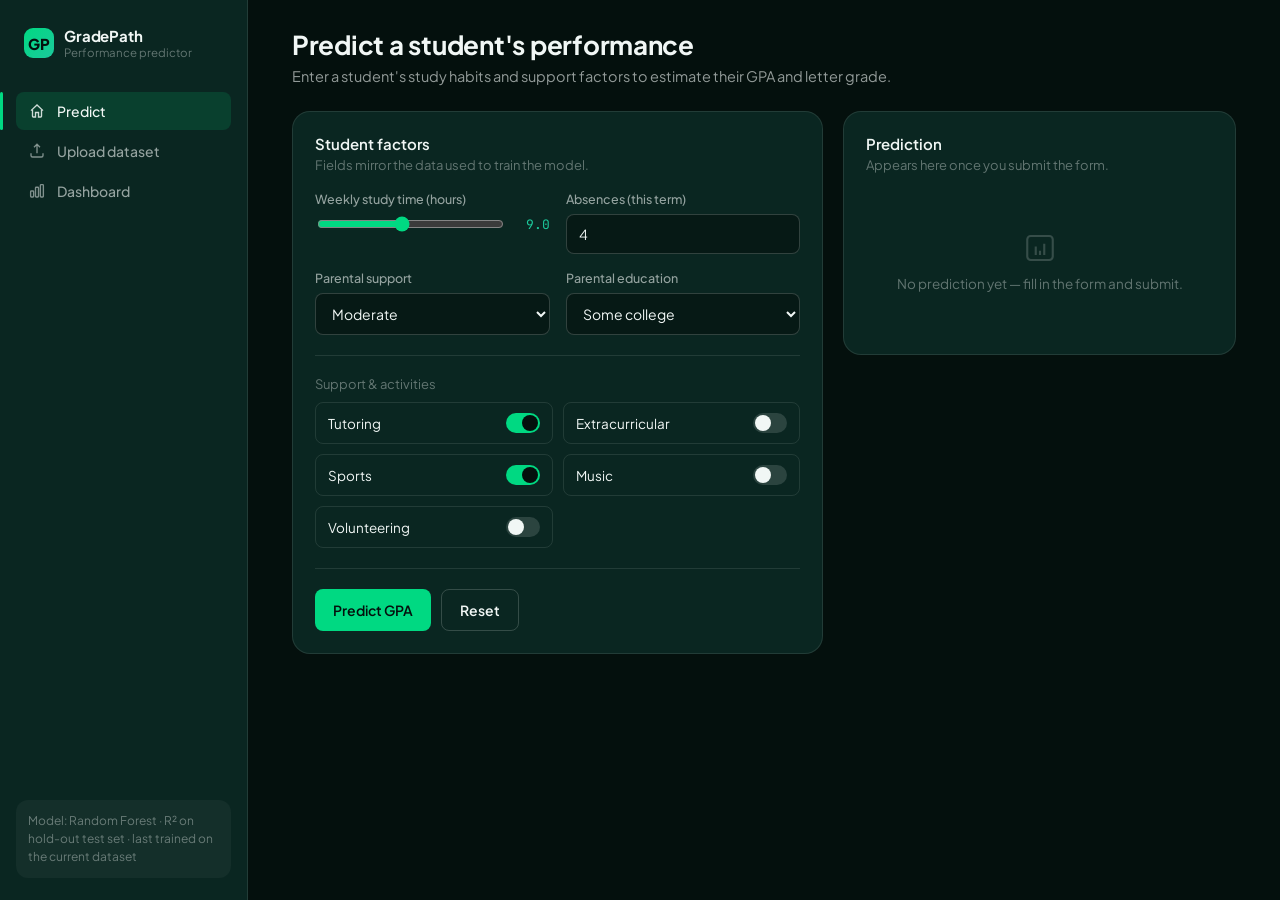
<file: design/gradepath-mockup.html>
<!DOCTYPE html>
<html lang="en">
<head>
<meta charset="UTF-8">
<meta name="viewport" content="width=device-width, initial-scale=1, viewport-fit=cover">
<title>GradePath — Student Performance Prediction</title>
<link rel="preconnect" href="https://fonts.googleapis.com">
<link rel="preconnect" href="https://fonts.gstatic.com" crossorigin>
<link href="https://fonts.googleapis.com/css2?family=Plus+Jakarta+Sans:wght@400;500;600;700;800&family=JetBrains+Mono:wght@400;500&display=swap" rel="stylesheet">
<style>
  :root {
    /* ---- Brand tokens (adjust to exact hex from your kit) ---- */
    --rich-black: #04100D;
    --dark-green: #0A2621;
    --bangladesh-green: #0C3D31;
    --mountain-meadow: #1CC99C;
    --caribbean-green: #00D982;
    --anti-flash-white: #F1F7F5;
    --pine: #0E362E;
    --forest: #0F4A3C;
    --frog: #3D8361;
    --mint: #6FCF97;
    --stone: #7C9089;
    --pistachio: #A9C9A6;

    --bg: var(--rich-black);
    --surface: var(--dark-green);
    --surface-raised: var(--bangladesh-green);
    --border: rgba(241, 247, 245, 0.10);
    --border-strong: rgba(241, 247, 245, 0.18);
    --text: var(--anti-flash-white);
    --text-muted: rgba(241, 247, 245, 0.60);
    --text-faint: rgba(241, 247, 245, 0.38);
    --accent: var(--caribbean-green);
    --accent-soft: rgba(0, 217, 130, 0.14);
    --accent-2: var(--mountain-meadow);

    --font-display: "Plus Jakarta Sans", system-ui, sans-serif;
    --font-mono: "JetBrains Mono", ui-monospace, monospace;

    --radius-sm: 8px;
    --radius-md: 12px;
    --radius-lg: 18px;

    color-scheme: dark;
    padding-top: env(safe-area-inset-top, 0px);
    padding-bottom: env(safe-area-inset-bottom, 0px);
    box-sizing: border-box;
  }

  *, *::before, *::after { box-sizing: inherit; }

  html { scroll-padding-top: env(safe-area-inset-top, 0px); }

  body {
    margin: 0;
    background: var(--bg);
    color: var(--text);
    font-family: var(--font-display);
    -webkit-font-smoothing: antialiased;
    min-height: 100svh;
  }

  a { color: inherit; }

  /* ---------- App shell ---------- */
  .shell {
    display: grid;
    grid-template-columns: 248px 1fr;
    min-height: 100svh;
  }

  @media (max-width: 860px) {
    .shell { grid-template-columns: 1fr; }
    .sidebar { position: sticky; top: 0; z-index: 20; }
  }

  /* ---------- Sidebar ---------- */
  .sidebar {
    background: var(--surface);
    border-right: 1px solid var(--border);
    padding: 22px 16px;
    display: flex;
    flex-direction: column;
    gap: 28px;
  }

  @media (max-width: 860px) {
    .sidebar {
      border-right: none;
      border-bottom: 1px solid var(--border);
      padding: 14px 16px;
    }
    .sidebar-nav { flex-direction: row; overflow-x: auto; }
    .sidebar-brand { display: none; }
    .sidebar-foot { display: none; }
  }

  .sidebar-brand {
    display: flex;
    align-items: center;
    gap: 10px;
    padding: 4px 8px;
  }

  .brand-mark {
    width: 30px; height: 30px;
    border-radius: 9px;
    background: linear-gradient(135deg, var(--caribbean-green), var(--mountain-meadow));
    display: grid;
    place-items: center;
    color: var(--rich-black);
    font-weight: 800;
    font-size: 15px;
    flex: none;
  }

  .brand-name {
    font-weight: 700;
    font-size: 15px;
    letter-spacing: -0.01em;
  }
  .brand-sub {
    font-size: 11.5px;
    color: var(--text-faint);
  }

  nav.sidebar-nav {
    display: flex;
    flex-direction: column;
    gap: 2px;
    position: relative;
  }

  .nav-item {
    display: flex;
    align-items: center;
    gap: 11px;
    padding: 10px 12px;
    border-radius: var(--radius-sm);
    font-size: 14px;
    font-weight: 500;
    color: var(--text-muted);
    text-decoration: none;
    cursor: pointer;
    border: none;
    background: transparent;
    text-align: left;
    width: 100%;
    position: relative;
    font-family: inherit;
  }

  .nav-item svg { width: 18px; height: 18px; flex: none; opacity: 0.85; }

  .nav-item[aria-current="page"] {
    color: var(--text);
    background: var(--accent-soft);
    anchor-name: --active-nav;
  }

  .nav-item:not([aria-current="page"]):hover {
    background: rgba(241, 247, 245, 0.05);
    color: var(--text);
  }

  /* animated indicator tethered to the active nav item */
  .sidebar-nav::before {
    content: "";
    position: absolute;
    background: var(--accent);
    border-radius: 3px;
    inline-size: 3px;
    position-anchor: --active-nav;
    inset-block-start: anchor(top);
    inset-block-end: anchor(bottom);
    inset-inline-start: -16px;
    @media (prefers-reduced-motion: no-preference) {
      transition: inset .25s ease;
    }
  }
  @supports not (position-anchor: auto) {
    .sidebar-nav::before { display: none; }
    .nav-item[aria-current="page"] { border-left: 3px solid var(--accent); padding-left: 9px; }
  }

  @media (max-width: 860px) {
    .sidebar-nav::before { display: none; }
    .nav-item[aria-current="page"] { border-bottom: 2px solid var(--accent); border-radius: 8px 8px 0 0; }
  }

  .sidebar-foot {
    margin-top: auto;
    padding: 12px;
    border-radius: var(--radius-md);
    background: rgba(241, 247, 245, 0.04);
    font-size: 12px;
    color: var(--text-faint);
    line-height: 1.5;
  }

  /* ---------- Main ---------- */
  main {
    padding: 28px clamp(18px, 4vw, 44px) 60px;
    max-width: 1180px;
    width: 100%;
  }

  .page { display: none; }
  .page.active { display: block; }

  .page-head {
    margin-bottom: 26px;
  }
  .page-head h1 {
    font-size: 26px;
    font-weight: 700;
    letter-spacing: -0.01em;
    margin: 0 0 6px;
  }
  .page-head p {
    margin: 0;
    color: var(--text-muted);
    font-size: 14.5px;
    max-width: 60ch;
  }

  /* ---------- Cards / surfaces ---------- */
  .panel {
    background: var(--surface);
    border: 1px solid var(--border);
    border-radius: var(--radius-lg);
    padding: 22px;
  }

  .panel-title {
    font-size: 15px;
    font-weight: 600;
    margin: 0 0 4px;
  }
  .panel-sub {
    font-size: 13px;
    color: var(--text-faint);
    margin: 0 0 18px;
  }

  /* ---------- Home page: form + result ---------- */
  .home-grid {
    display: grid;
    grid-template-columns: 1.15fr 0.85fr;
    gap: 20px;
    align-items: start;
  }
  @media (max-width: 900px) { .home-grid { grid-template-columns: 1fr; } }

  .field-grid {
    display: grid;
    grid-template-columns: 1fr 1fr;
    gap: 16px;
  }
  @media (max-width: 560px) { .field-grid { grid-template-columns: 1fr; } }

  .field { display: flex; flex-direction: column; gap: 7px; }
  .field label {
    font-size: 12.5px;
    color: var(--text-muted);
    font-weight: 500;
  }

  .field input[type="number"],
  .field select {
    background: rgba(4, 16, 13, 0.55);
    border: 1px solid var(--border-strong);
    border-radius: var(--radius-sm);
    color: var(--text);
    padding: 10px 12px;
    font-size: 14px;
    font-family: inherit;
    outline: none;
  }
  .field input:focus-visible,
  .field select:focus-visible,
  .toggle input:focus-visible + .toggle-track {
    outline: 2px solid var(--accent);
    outline-offset: 2px;
  }

  .field-range-row { display: flex; align-items: center; gap: 10px; }
  .field-range-row input[type="range"] {
    flex: 1;
    accent-color: var(--accent);
  }
  .field-range-value {
    font-family: var(--font-mono);
    font-size: 13px;
    color: var(--accent-2);
    min-width: 34px;
    text-align: right;
  }

  .toggle-grid {
    display: grid;
    grid-template-columns: repeat(2, 1fr);
    gap: 10px;
    margin-top: 4px;
  }
  @media (max-width: 560px) { .toggle-grid { grid-template-columns: 1fr; } }

  .toggle {
    display: flex;
    align-items: center;
    justify-content: space-between;
    gap: 10px;
    padding: 10px 12px;
    border: 1px solid var(--border);
    border-radius: var(--radius-sm);
    font-size: 13.5px;
  }
  .toggle input { position: absolute; opacity: 0; width: 1px; height: 1px; }
  .toggle-track {
    width: 34px; height: 20px;
    border-radius: 99px;
    background: rgba(241,247,245,0.14);
    position: relative;
    flex: none;
    transition: background .15s;
  }
  .toggle-track::after {
    content: "";
    position: absolute;
    top: 2px; left: 2px;
    width: 16px; height: 16px;
    border-radius: 50%;
    background: var(--text);
    transition: transform .15s;
  }
  .toggle input:checked + .toggle-track { background: var(--accent); }
  .toggle input:checked + .toggle-track::after { transform: translateX(14px); background: var(--rich-black); }

  .divider { height: 1px; background: var(--border); margin: 20px 0; border: none; }

  .btn {
    appearance: none;
    border: none;
    border-radius: var(--radius-sm);
    padding: 11px 18px;
    font-family: inherit;
    font-size: 14px;
    font-weight: 600;
    cursor: pointer;
  }
  .btn-primary {
    background: var(--accent);
    color: var(--rich-black);
  }
  .btn-primary:hover { background: var(--accent-2); }
  .btn-ghost {
    background: transparent;
    border: 1px solid var(--border-strong);
    color: var(--text);
  }
  .btn-ghost:hover { border-color: var(--accent); color: var(--accent); }

  /* ---------- Result panel ---------- */
  .result-empty {
    display: flex;
    flex-direction: column;
    align-items: center;
    text-align: center;
    gap: 10px;
    padding: 40px 18px;
    color: var(--text-faint);
    font-size: 13.5px;
  }
  .result-empty svg { width: 34px; height: 34px; opacity: .5; }

  .result-live { display: flex; flex-direction: column; gap: 18px; }

  .gpa-hero {
    display: flex;
    align-items: baseline;
    justify-content: space-between;
    padding: 18px;
    border-radius: var(--radius-md);
    background: linear-gradient(160deg, var(--accent-soft), transparent);
    border: 1px solid var(--border);
  }
  .gpa-value { font-size: 40px; font-weight: 800; letter-spacing: -0.02em; }
  .gpa-label { font-size: 12px; color: var(--text-muted); }

  .grade-badge {
    display: inline-flex;
    align-items: center;
    justify-content: center;
    width: 46px; height: 46px;
    border-radius: 12px;
    background: var(--accent);
    color: var(--rich-black);
    font-weight: 800;
    font-size: 20px;
  }

  .meter { height: 6px; border-radius: 99px; background: rgba(241,247,245,0.10); overflow: hidden; }
  .meter > span { display: block; height: 100%; background: var(--accent); border-radius: 99px; }

  .factor-row {
    display: flex;
    justify-content: space-between;
    align-items: center;
    font-size: 12.5px;
    color: var(--text-muted);
    padding: 7px 0;
    border-bottom: 1px solid var(--border);
  }
  .factor-row:last-child { border-bottom: none; }
  .factor-row strong { color: var(--text); font-weight: 600; }

  /* ---------- Upload page ---------- */
  .dropzone {
    border: 1.5px dashed var(--border-strong);
    border-radius: var(--radius-lg);
    padding: 46px 24px;
    display: flex;
    flex-direction: column;
    align-items: center;
    text-align: center;
    gap: 10px;
    color: var(--text-muted);
    background: rgba(241,247,245,0.02);
  }
  .dropzone svg { width: 36px; height: 36px; color: var(--accent-2); }
  .dropzone strong { color: var(--text); font-size: 15px; }
  .dropzone small { font-size: 12.5px; color: var(--text-faint); }

  .type-pill {
    display: inline-flex;
    align-items: center;
    gap: 6px;
    padding: 5px 11px;
    border-radius: 99px;
    font-size: 12px;
    font-weight: 600;
    background: var(--accent-soft);
    color: var(--accent);
    width: fit-content;
  }

  .file-row {
    display: flex;
    align-items: center;
    justify-content: space-between;
    padding: 12px 14px;
    border: 1px solid var(--border);
    border-radius: var(--radius-sm);
    font-size: 13.5px;
  }
  .file-row .file-name { display: flex; align-items: center; gap: 10px; font-weight: 500; }
  .file-row .file-meta { color: var(--text-faint); font-family: var(--font-mono); font-size: 12px; }

  .report-grid {
    display: grid;
    grid-template-columns: repeat(4, 1fr);
    gap: 12px;
  }
  @media (max-width: 700px) { .report-grid { grid-template-columns: 1fr 1fr; } }

  .stat-card {
    padding: 14px;
    border-radius: var(--radius-md);
    border: 1px solid var(--border);
    background: rgba(241,247,245,0.02);
  }
  .stat-card .stat-value { font-size: 22px; font-weight: 700; }
  .stat-card .stat-label { font-size: 11.5px; color: var(--text-faint); margin-top: 3px; }

  /* ---------- Dashboard / tabs ---------- */
  .tabbar {
    display: flex;
    gap: 4px;
    border-bottom: 1px solid var(--border);
    margin-bottom: 22px;
    position: relative;
  }
  .tab-btn {
    appearance: none;
    background: transparent;
    border: none;
    color: var(--text-muted);
    font-family: inherit;
    font-size: 13.5px;
    font-weight: 500;
    padding: 10px 4px;
    margin-right: 22px;
    cursor: pointer;
    position: relative;
  }
  .tab-btn[aria-selected="true"] {
    color: var(--text);
    anchor-name: --active-tab;
  }
  .tabbar::after {
    content: "";
    position: absolute;
    height: 2px;
    background: var(--accent);
    border-radius: 2px;
    position-anchor: --active-tab;
    inset-inline-start: anchor(left);
    inset-inline-end: anchor(right);
    inset-block-end: -1px;
    @media (prefers-reduced-motion: no-preference) {
      transition: inset .2s ease;
    }
  }
  @supports not (position-anchor: auto) {
    .tabbar::after { display: none; }
    .tab-btn[aria-selected="true"] { border-bottom: 2px solid var(--accent); }
  }

  .tab-panel { display: none; }
  .tab-panel.active { display: block; }

  .dash-grid {
    display: grid;
    grid-template-columns: 1.3fr 1fr;
    gap: 18px;
  }
  @media (max-width: 900px) { .dash-grid { grid-template-columns: 1fr; } }

  .kpi-row {
    display: grid;
    grid-template-columns: repeat(4, 1fr);
    gap: 14px;
    margin-bottom: 18px;
  }
  @media (max-width: 700px) { .kpi-row { grid-template-columns: 1fr 1fr; } }

  .kpi-card {
    padding: 16px;
    border-radius: var(--radius-md);
    border: 1px solid var(--border);
    background: var(--surface);
  }
  .kpi-card .kpi-value { font-size: 24px; font-weight: 700; }
  .kpi-card .kpi-label { font-size: 12px; color: var(--text-faint); margin-top: 2px; }
  .kpi-trend { font-size: 11.5px; color: var(--mint); margin-top: 6px; }

  .bar-row { display: flex; align-items: center; gap: 10px; font-size: 12.5px; padding: 6px 0; }
  .bar-row .bar-label { width: 118px; color: var(--text-muted); flex: none; }
  .bar-track { flex: 1; height: 9px; border-radius: 99px; background: rgba(241,247,245,0.08); overflow: hidden; }
  .bar-track > span { display: block; height: 100%; border-radius: 99px; background: var(--accent-2); }
  .bar-row .bar-value { width: 40px; text-align: right; font-family: var(--font-mono); color: var(--text-faint); flex: none; }

  .legend { display: flex; gap: 14px; flex-wrap: wrap; font-size: 12px; color: var(--text-muted); margin-top: 10px; }
  .legend span { display: inline-flex; align-items: center; gap: 6px; }
  .legend i { width: 9px; height: 9px; border-radius: 3px; display: inline-block; }

  table.pred-table { width: 100%; border-collapse: collapse; font-size: 13px; }
  table.pred-table th {
    text-align: left;
    font-weight: 500;
    color: var(--text-faint);
    font-size: 11.5px;
    padding: 8px 10px;
    border-bottom: 1px solid var(--border);
  }
  table.pred-table td {
    padding: 9px 10px;
    border-bottom: 1px solid var(--border);
    color: var(--text-muted);
  }
  table.pred-table td.strong { color: var(--text); font-weight: 600; }
  .grade-chip {
    display: inline-flex;
    align-items: center;
    justify-content: center;
    width: 22px; height: 22px;
    border-radius: 6px;
    font-size: 11.5px;
    font-weight: 700;
    color: var(--rich-black);
  }

  .confusion-grid {
    display: grid;
    grid-template-columns: repeat(5, 1fr);
    gap: 3px;
    margin-top: 6px;
  }
  .confusion-cell {
    aspect-ratio: 1;
    border-radius: 6px;
    display: grid;
    place-items: center;
    font-family: var(--font-mono);
    font-size: 11.5px;
    color: var(--rich-black);
    font-weight: 600;
  }
</style>
</head>
<body>
<div class="shell">
  <aside class="sidebar">
    <div class="sidebar-brand">
      <div class="brand-mark">GP</div>
      <div>
        <div class="brand-name">GradePath</div>
        <div class="brand-sub">Performance predictor</div>
      </div>
    </div>

    <nav class="sidebar-nav" aria-label="Primary">
      <button class="nav-item" data-page="home" aria-current="page">
        <svg viewBox="0 0 24 24" fill="none" stroke="currentColor" stroke-width="1.8"><path d="M4 11.5 12 4l8 7.5"/><path d="M6 10v9a1 1 0 0 0 1 1h3v-6h4v6h3a1 1 0 0 0 1-1v-9"/></svg>
        Predict
      </button>
      <button class="nav-item" data-page="upload">
        <svg viewBox="0 0 24 24" fill="none" stroke="currentColor" stroke-width="1.8"><path d="M12 4v11"/><path d="m8 7 4-4 4 4"/><path d="M4 15v3a2 2 0 0 0 2 2h12a2 2 0 0 0 2-2v-3"/></svg>
        Upload dataset
      </button>
      <button class="nav-item" data-page="dashboard">
        <svg viewBox="0 0 24 24" fill="none" stroke="currentColor" stroke-width="1.8"><rect x="3.5" y="12" width="4" height="8" rx="1"/><rect x="10" y="7" width="4" height="13" rx="1"/><rect x="16.5" y="3.5" width="4" height="16.5" rx="1"/></svg>
        Dashboard
      </button>
    </nav>

    <div class="sidebar-foot">
      Model: Random Forest &middot; R&sup2; on hold-out test set &middot; last trained on the current dataset
    </div>
  </aside>

  <main>

    <!-- ============ HOME ============ -->
    <section class="page active" id="page-home">
      <div class="page-head">
        <h1>Predict a student's performance</h1>
        <p>Enter a student's study habits and support factors to estimate their GPA and letter grade.</p>
      </div>

      <div class="home-grid">
        <form class="panel" id="predict-form">
          <div class="panel-title">Student factors</div>
          <div class="panel-sub">Fields mirror the data used to train the model.</div>

          <div class="field-grid">
            <div class="field">
              <label for="f-study">Weekly study time (hours)</label>
              <div class="field-range-row">
                <input type="range" id="f-study" min="0" max="20" step="0.5" value="9">
                <span class="field-range-value" id="f-study-val">9.0</span>
              </div>
            </div>
            <div class="field">
              <label for="f-absences">Absences (this term)</label>
              <input type="number" id="f-absences" min="0" max="29" value="4">
            </div>
            <div class="field">
              <label for="f-support">Parental support</label>
              <select id="f-support">
                <option>None</option><option>Low</option><option selected>Moderate</option><option>High</option><option>Very high</option>
              </select>
            </div>
            <div class="field">
              <label for="f-education">Parental education</label>
              <select id="f-education">
                <option>None</option><option>High school</option><option selected>Some college</option><option>Bachelor's</option><option>Higher</option>
              </select>
            </div>
          </div>

          <hr class="divider">

          <div class="panel-sub" style="margin-bottom:10px;">Support &amp; activities</div>
          <div class="toggle-grid">
            <label class="toggle">Tutoring <input type="checkbox" checked><span class="toggle-track"></span></label>
            <label class="toggle">Extracurricular <input type="checkbox"><span class="toggle-track"></span></label>
            <label class="toggle">Sports <input type="checkbox" checked><span class="toggle-track"></span></label>
            <label class="toggle">Music <input type="checkbox"><span class="toggle-track"></span></label>
            <label class="toggle">Volunteering <input type="checkbox"><span class="toggle-track"></span></label>
          </div>

          <hr class="divider">

          <div style="display:flex; gap:10px;">
            <button type="submit" class="btn btn-primary">Predict GPA</button>
            <button type="reset" class="btn btn-ghost">Reset</button>
          </div>
        </form>

        <div class="panel" id="result-panel">
          <div class="panel-title">Prediction</div>
          <div class="panel-sub">Appears here once you submit the form.</div>

          <div class="result-empty" id="result-empty">
            <svg viewBox="0 0 24 24" fill="none" stroke="currentColor" stroke-width="1.5"><path d="M9 17v-6M15 17V9M12 17v-3"/><rect x="3" y="3.5" width="18" height="17" rx="2.5"/></svg>
            No prediction yet — fill in the form and submit.
          </div>

          <div class="result-live" id="result-live" style="display:none;">
            <div class="gpa-hero">
              <div>
                <div class="gpa-label">Predicted GPA</div>
                <div class="gpa-value">3.42</div>
              </div>
              <div class="grade-badge">B</div>
            </div>

            <div>
              <div class="factor-row"><span>Model confidence range</span><strong>3.20 &ndash; 3.64</strong></div>
              <div class="factor-row"><span>Dominant factor</span><strong>Absences</strong></div>
            </div>

            <div>
              <div class="panel-sub" style="margin-bottom:8px;">What influenced this prediction</div>
              <div class="factor-row"><span>Absences (4)</span><strong>Strong ↓ effect</strong></div>
              <div class="meter" style="margin-bottom:10px;"><span style="width:82%"></span></div>
              <div class="factor-row"><span>Study time (9.0 hrs)</span><strong>Mild ↑ effect</strong></div>
              <div class="meter" style="margin-bottom:10px;"><span style="width:24%"></span></div>
              <div class="factor-row"><span>Parental support</span><strong>Mild ↑ effect</strong></div>
              <div class="meter"><span style="width:19%"></span></div>
            </div>
          </div>
        </div>
      </div>
    </section>

    <!-- ============ UPLOAD ============ -->
    <section class="page" id="page-upload">
      <div class="page-head">
        <h1>Upload a dataset</h1>
        <p>Drop a CSV or Excel file to clean, analyze, and predict for a whole class at once.</p>
      </div>

      <div class="panel" style="margin-bottom:18px;">
        <div class="dropzone">
          <svg viewBox="0 0 24 24" fill="none" stroke="currentColor" stroke-width="1.6"><path d="M12 4v11"/><path d="m8 7 4-4 4 4"/><path d="M4 15v3a2 2 0 0 0 2 2h12a2 2 0 0 0 2-2v-3"/></svg>
          <strong>Drag and drop a file, or click to browse</strong>
          <small>CSV or XLSX &middot; must include the trained feature columns</small>
        </div>
      </div>

      <div class="panel" style="margin-bottom:18px;">
        <div class="panel-title">class_roster_t2.csv</div>
        <div class="panel-sub" style="margin-bottom:14px;">Detected automatically after upload</div>

        <div style="display:flex; gap:8px; margin-bottom:16px; flex-wrap:wrap;">
          <span class="type-pill">
            <svg width="12" height="12" viewBox="0 0 24 24" fill="none" stroke="currentColor" stroke-width="2.5"><path d="M20 6 9 17l-5-5"/></svg>
            Type 2 &middot; includes GPA &amp; grade
          </span>
        </div>

        <div class="file-row" style="margin-bottom:14px;">
          <span class="file-name">
            <svg width="16" height="16" viewBox="0 0 24 24" fill="none" stroke="currentColor" stroke-width="1.8"><path d="M14 3H6a2 2 0 0 0-2 2v14a2 2 0 0 0 2 2h12a2 2 0 0 0 2-2V8z"/><path d="M14 3v5h5"/></svg>
            class_roster_t2.csv
          </span>
          <span class="file-meta">63 rows &middot; 14 columns</span>
        </div>

        <div class="panel-sub" style="margin-bottom:10px;">Cleaning report</div>
        <div class="report-grid">
          <div class="stat-card"><div class="stat-value">63 → 60</div><div class="stat-label">Rows in / out</div></div>
          <div class="stat-card"><div class="stat-value">3</div><div class="stat-label">Duplicates removed</div></div>
          <div class="stat-card"><div class="stat-value">22</div><div class="stat-label">Values fixed</div></div>
          <div class="stat-card"><div class="stat-value">0</div><div class="stat-label">Missing columns</div></div>
        </div>

        <hr class="divider">
        <button class="btn btn-primary">Run predictions &amp; open dashboard</button>
      </div>
    </section>

    <!-- ============ DASHBOARD ============ -->
    <section class="page" id="page-dashboard">
      <div class="page-head">
        <h1>Visualization dashboard</h1>
        <p>Results for <strong style="color:var(--text)">class_roster_t2.csv</strong> — 60 students analyzed.</p>
      </div>

      <div class="kpi-row">
        <div class="kpi-card"><div class="kpi-value">2.87</div><div class="kpi-label">Average predicted GPA</div></div>
        <div class="kpi-card"><div class="kpi-value">72.9%</div><div class="kpi-label">Grade-level accuracy</div><div class="kpi-trend">on hold-out test set</div></div>
        <div class="kpi-card"><div class="kpi-value">14</div><div class="kpi-label">Students at risk (D/F)</div></div>
        <div class="kpi-card"><div class="kpi-value">0.81</div><div class="kpi-label">R&sup2; score</div></div>
      </div>

      <div class="tabbar" role="tablist" aria-label="Dashboard sections">
        <button class="tab-btn" role="tab" data-tab="overview" aria-selected="true">Overview</button>
        <button class="tab-btn" role="tab" data-tab="features">Feature analysis</button>
        <button class="tab-btn" role="tab" data-tab="predictions">Predictions</button>
      </div>

      <!-- Overview -->
      <div class="tab-panel active" id="tab-overview">
        <div class="dash-grid">
          <div class="panel">
            <div class="panel-title">GPA distribution</div>
            <div class="panel-sub">Predicted GPA across the uploaded class</div>
            <svg viewBox="0 0 340 140" width="100%" height="140" role="img" aria-label="Histogram of predicted GPA">
              <g fill="var(--mountain-meadow)">
                <rect x="10"  y="90"  width="26" height="45"/>
                <rect x="44"  y="60"  width="26" height="75"/>
                <rect x="78"  y="30"  width="26" height="105"/>
                <rect x="112" y="15"  width="26" height="120"/>
                <rect x="146" y="45"  width="26" height="90"/>
                <rect x="180" y="70"  width="26" height="65"/>
                <rect x="214" y="95"  width="26" height="40"/>
                <rect x="248" y="110" width="26" height="25"/>
                <rect x="282" y="122" width="26" height="13"/>
              </g>
              <line x1="0" y1="135" x2="340" y2="135" stroke="var(--border)" />
            </svg>
          </div>

          <div class="panel">
            <div class="panel-title">Grade breakdown</div>
            <div class="panel-sub">Predicted letter grades</div>
            <div class="bar-row"><span class="bar-label">A</span><div class="bar-track"><span style="width:11%; background:#00D982;"></span></div><span class="bar-value">7</span></div>
            <div class="bar-row"><span class="bar-label">B</span><div class="bar-track"><span style="width:31%; background:#1CC99C;"></span></div><span class="bar-value">18</span></div>
            <div class="bar-row"><span class="bar-label">C</span><div class="bar-track"><span style="width:35%; background:#3D8361;"></span></div><span class="bar-value">21</span></div>
            <div class="bar-row"><span class="bar-label">D</span><div class="bar-track"><span style="width:15%; background:#6FCF97;"></span></div><span class="bar-value">9</span></div>
            <div class="bar-row"><span class="bar-label">F</span><div class="bar-track"><span style="width:8%; background:#7C9089;"></span></div><span class="bar-value">5</span></div>
          </div>
        </div>
      </div>

      <!-- Feature analysis -->
      <div class="tab-panel" id="tab-features">
        <div class="dash-grid">
          <div class="panel">
            <div class="panel-title">Feature importance</div>
            <div class="panel-sub">Random Forest — relative contribution to GPA prediction</div>
            <div class="bar-row"><span class="bar-label">Absences</span><div class="bar-track"><span style="width:86%"></span></div><span class="bar-value">.86</span></div>
            <div class="bar-row"><span class="bar-label">Study time</span><div class="bar-track"><span style="width:6%"></span></div><span class="bar-value">.06</span></div>
            <div class="bar-row"><span class="bar-label">Parental support</span><div class="bar-track"><span style="width:4%"></span></div><span class="bar-value">.04</span></div>
            <div class="bar-row"><span class="bar-label">Tutoring</span><div class="bar-track"><span style="width:2%"></span></div><span class="bar-value">.02</span></div>
            <div class="bar-row"><span class="bar-label">Other 5 features</span><div class="bar-track"><span style="width:2%"></span></div><span class="bar-value">.02</span></div>
          </div>

          <div class="panel">
            <div class="panel-title">Absences vs. GPA</div>
            <div class="panel-sub">Strongest single relationship found (r = &minus;0.92)</div>
            <svg viewBox="0 0 300 150" width="100%" height="150" role="img" aria-label="Scatter plot of absences against GPA, showing a strong downward trend">
              <line x1="20" y1="10" x2="20" y2="130" stroke="var(--border)"/>
              <line x1="20" y1="130" x2="290" y2="130" stroke="var(--border)"/>
              <g fill="var(--caribbean-green)" opacity="0.85">
                <circle cx="35" cy="25" r="3"/><circle cx="48" cy="35" r="3"/><circle cx="55" cy="20" r="3"/>
                <circle cx="80" cy="45" r="3"/><circle cx="95" cy="55" r="3"/><circle cx="110" cy="50" r="3"/>
                <circle cx="130" cy="70" r="3"/><circle cx="145" cy="65" r="3"/><circle cx="160" cy="80" r="3"/>
                <circle cx="180" cy="95" r="3"/><circle cx="195" cy="100" r="3"/><circle cx="215" cy="110" r="3"/>
                <circle cx="235" cy="115" r="3"/><circle cx="255" cy="120" r="3"/><circle cx="270" cy="125" r="3"/>
              </g>
              <line x1="30" y1="20" x2="280" y2="128" stroke="var(--mint)" stroke-width="1.5" stroke-dasharray="3 3"/>
            </svg>
          </div>
        </div>
      </div>

      <!-- Predictions -->
      <div class="tab-panel" id="tab-predictions">
        <div class="panel">
          <div class="panel-title">Per-student results</div>
          <div class="panel-sub">Predicted vs. actual — this file includes real GPA to compare against</div>
          <table class="pred-table">
            <thead><tr><th>Student</th><th>Absences</th><th>Study hrs</th><th>Predicted GPA</th><th>Predicted grade</th><th>Actual grade</th></tr></thead>
            <tbody>
              <tr><td>#0142</td><td>3</td><td>12.5</td><td class="strong">3.61</td><td><span class="grade-chip" style="background:#00D982;">A</span></td><td><span class="grade-chip" style="background:#00D982;">A</span></td></tr>
              <tr><td>#0143</td><td>9</td><td>7.0</td><td class="strong">2.94</td><td><span class="grade-chip" style="background:#3D8361;">C</span></td><td><span class="grade-chip" style="background:#1CC99C;">B</span></td></tr>
              <tr><td>#0144</td><td>22</td><td>4.5</td><td class="strong">1.67</td><td><span class="grade-chip" style="background:#7C9089;">F</span></td><td><span class="grade-chip" style="background:#7C9089;">F</span></td></tr>
              <tr><td>#0145</td><td>11</td><td>15.0</td><td class="strong">2.71</td><td><span class="grade-chip" style="background:#3D8361;">C</span></td><td><span class="grade-chip" style="background:#3D8361;">C</span></td></tr>
            </tbody>
          </table>
          <div style="margin-top:14px;">
            <button class="btn btn-ghost">Download full results (CSV)</button>
          </div>
        </div>
      </div>
    </section>

  </main>
</div>

<script>
  // ---- sidebar page routing ----
  const navItems = document.querySelectorAll('.nav-item');
  const pages = document.querySelectorAll('.page');
  navItems.forEach(btn => {
    btn.addEventListener('click', () => {
      navItems.forEach(b => b.removeAttribute('aria-current'));
      btn.setAttribute('aria-current', 'page');
      pages.forEach(p => p.classList.remove('active'));
      document.getElementById('page-' + btn.dataset.page).classList.add('active');
    });
  });

  // ---- dashboard tabs ----
  const tabBtns = document.querySelectorAll('.tab-btn');
  const tabPanels = document.querySelectorAll('.tab-panel');
  tabBtns.forEach(btn => {
    btn.addEventListener('click', () => {
      tabBtns.forEach(b => b.setAttribute('aria-selected', 'false'));
      btn.setAttribute('aria-selected', 'true');
      tabPanels.forEach(p => p.classList.remove('active'));
      document.getElementById('tab-' + btn.dataset.tab).classList.add('active');
    });
  });

  // ---- study time range readout ----
  const studyRange = document.getElementById('f-study');
  const studyVal = document.getElementById('f-study-val');
  studyRange.addEventListener('input', () => {
    studyVal.textContent = parseFloat(studyRange.value).toFixed(1);
  });

  // ---- mock predict submit (demo only, no real model here) ----
  const form = document.getElementById('predict-form');
  form.addEventListener('submit', (e) => {
    e.preventDefault();
    document.getElementById('result-empty').style.display = 'none';
    document.getElementById('result-live').style.display = 'flex';
  });
</script>
</body>
</html>
</file>
